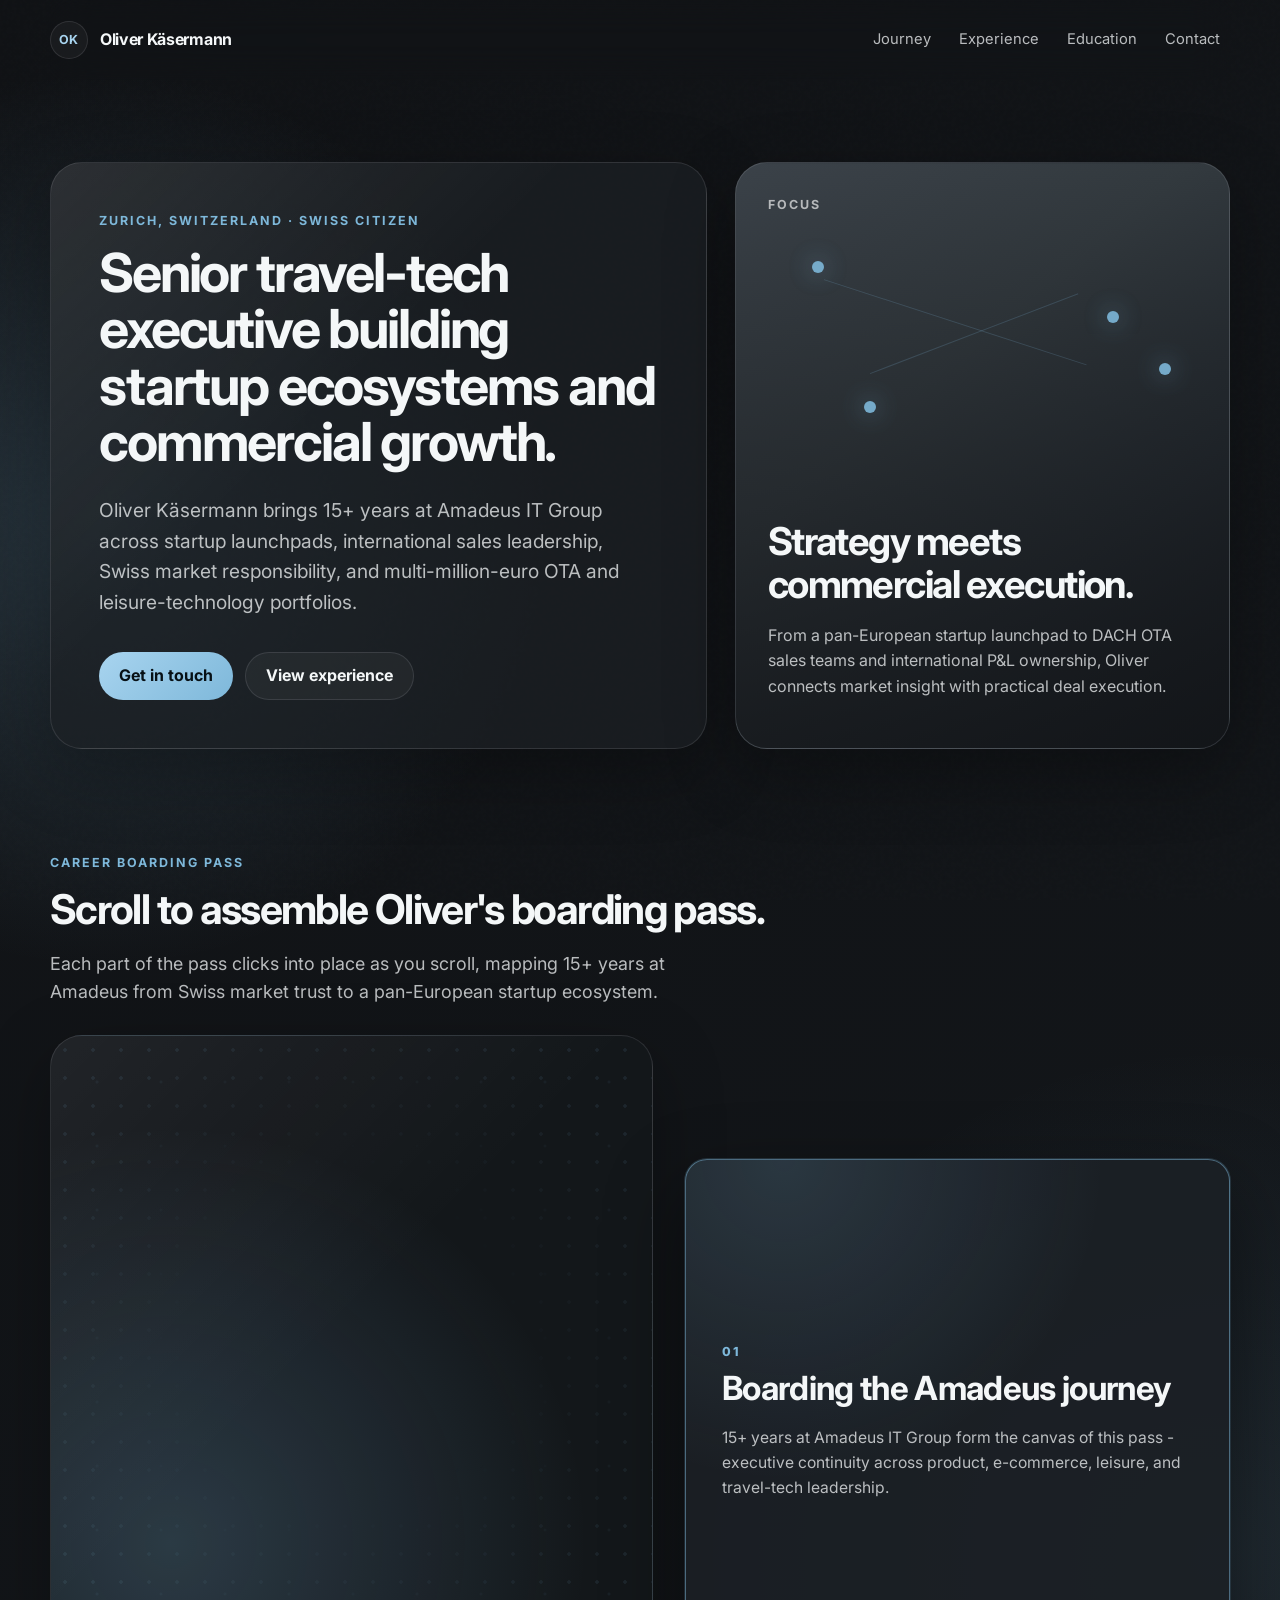
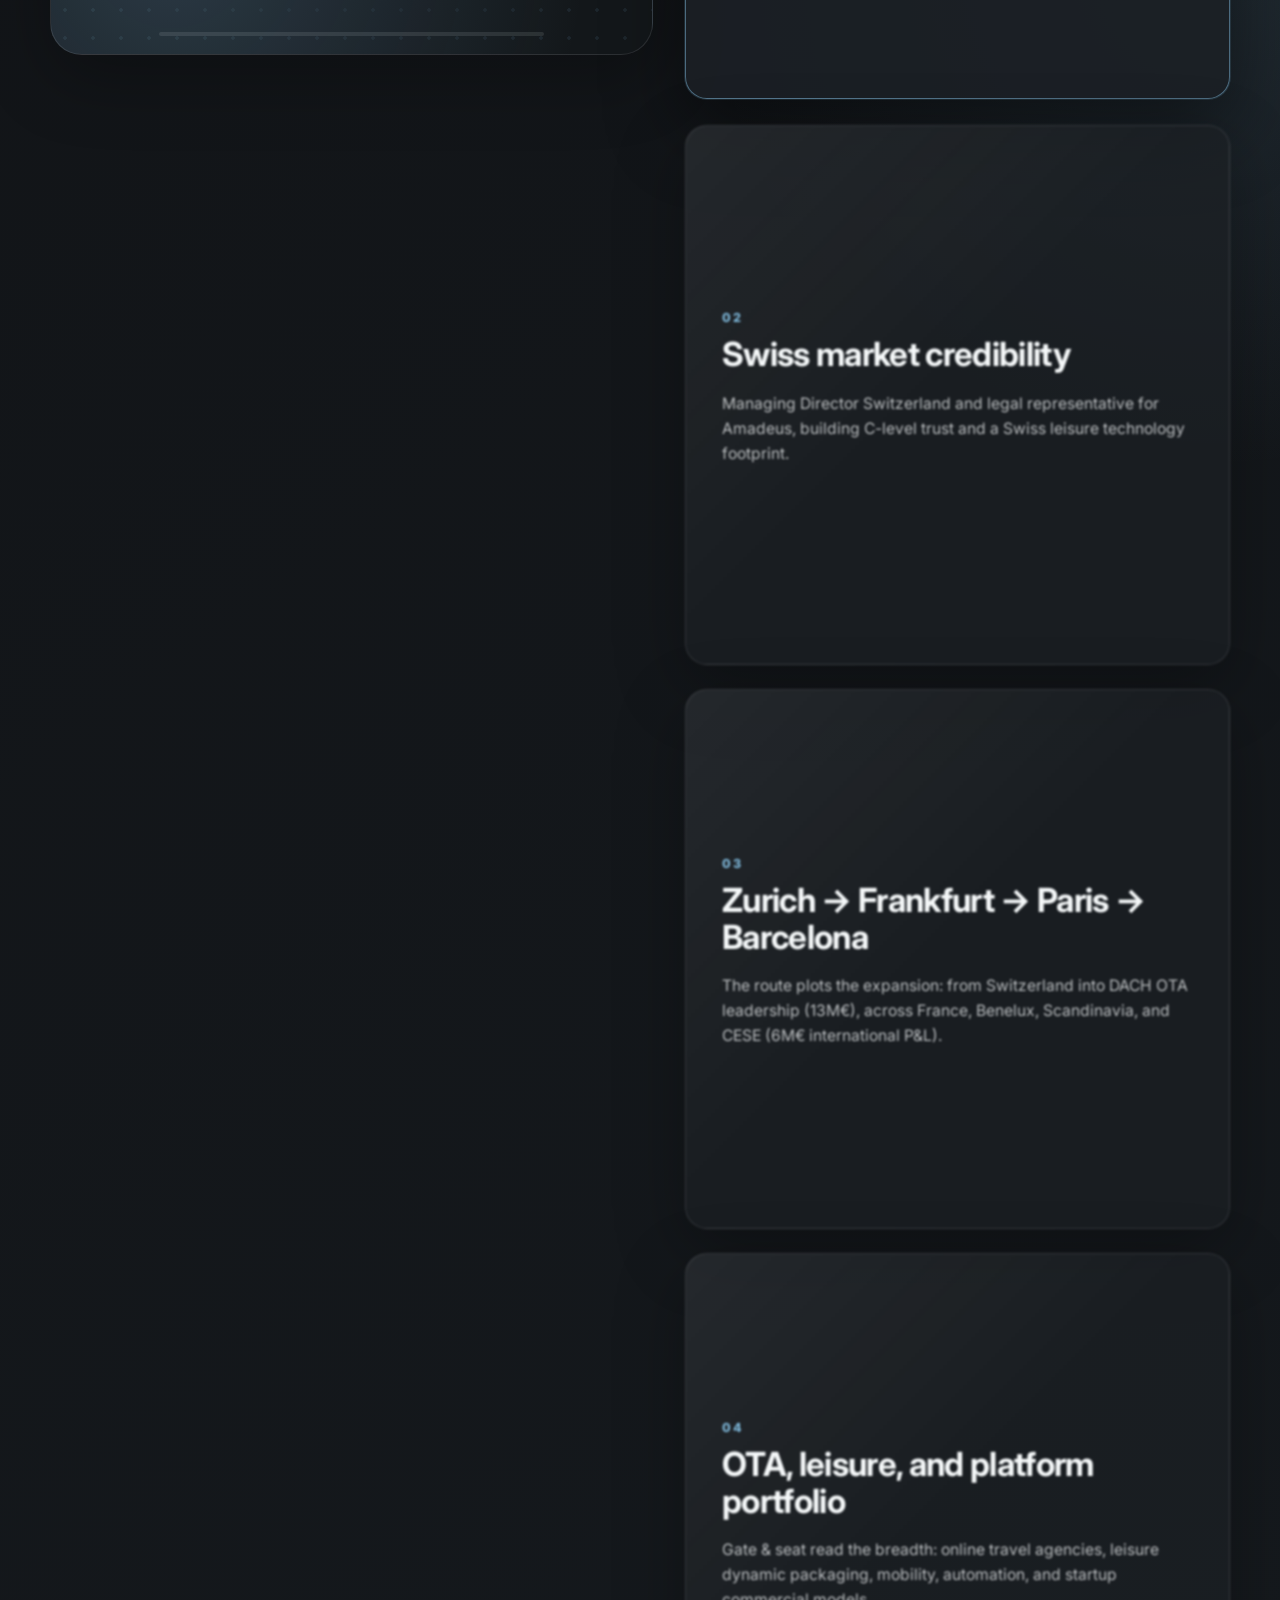
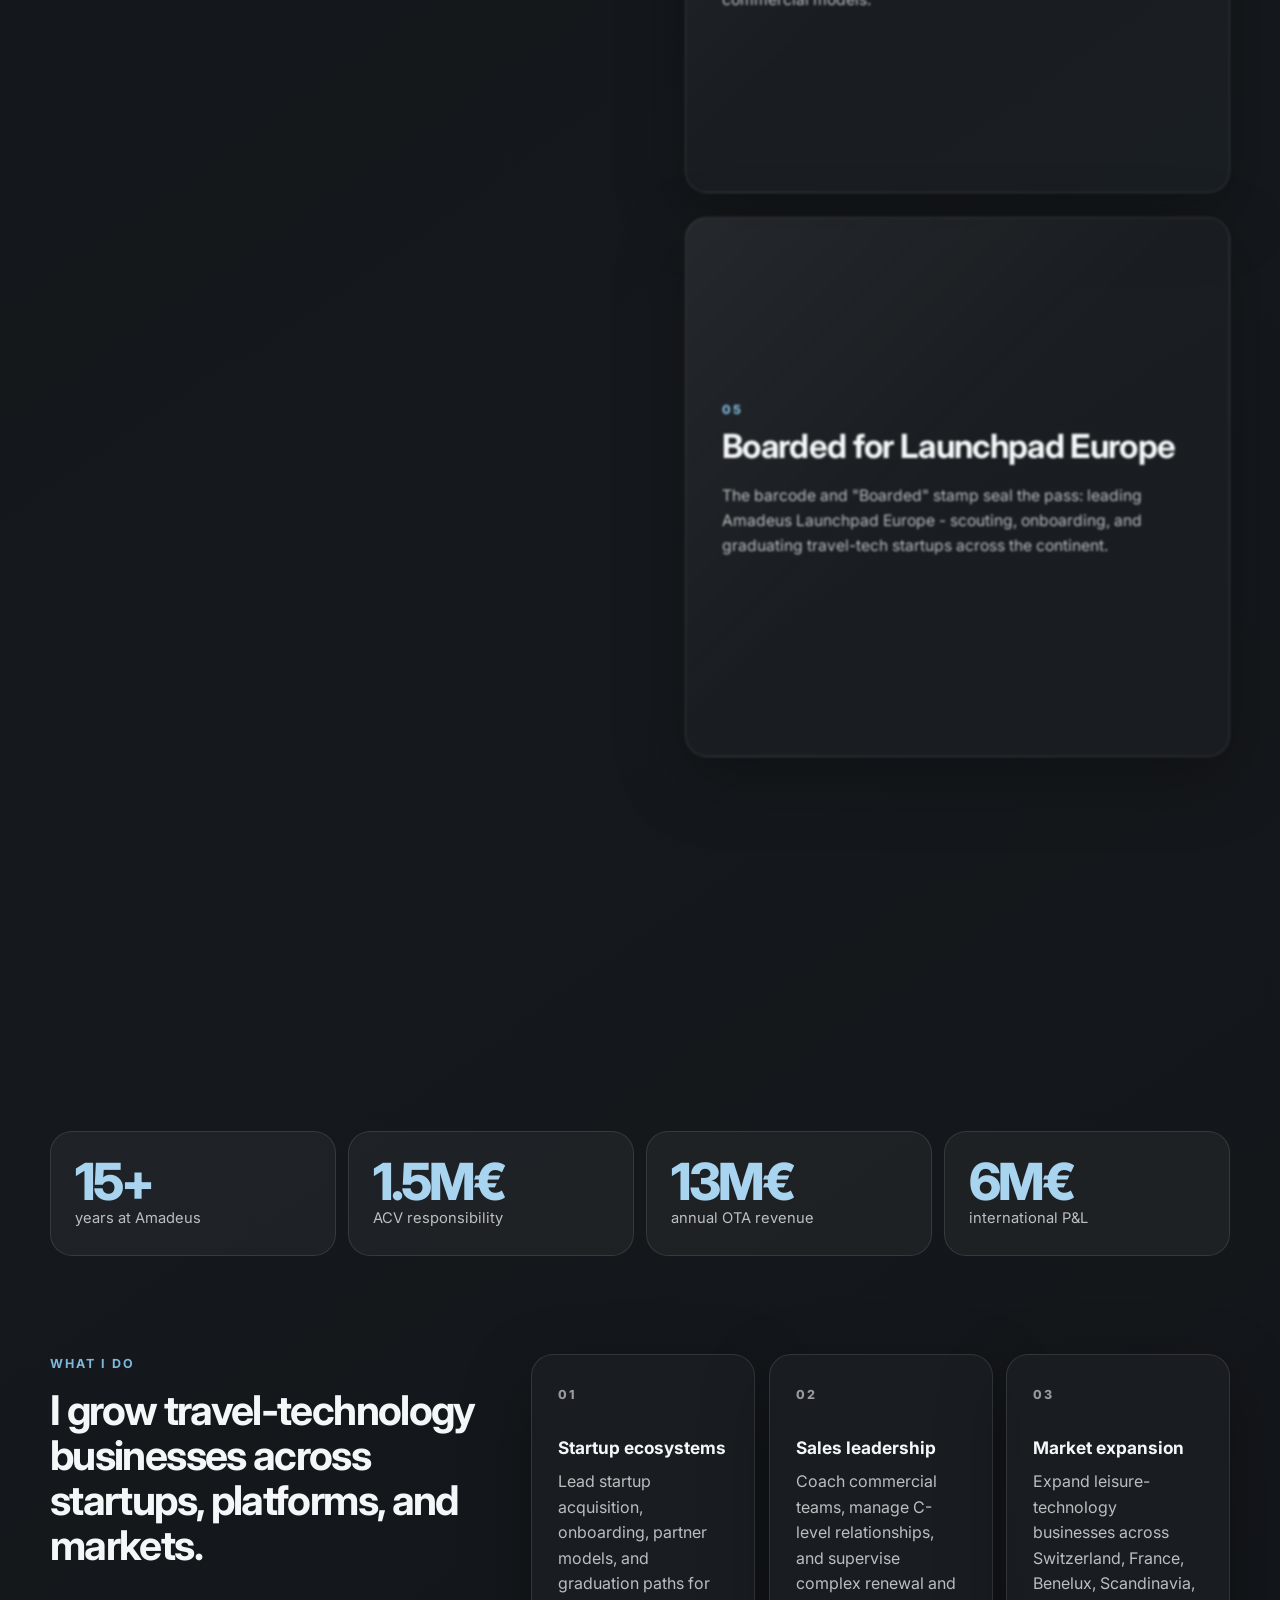
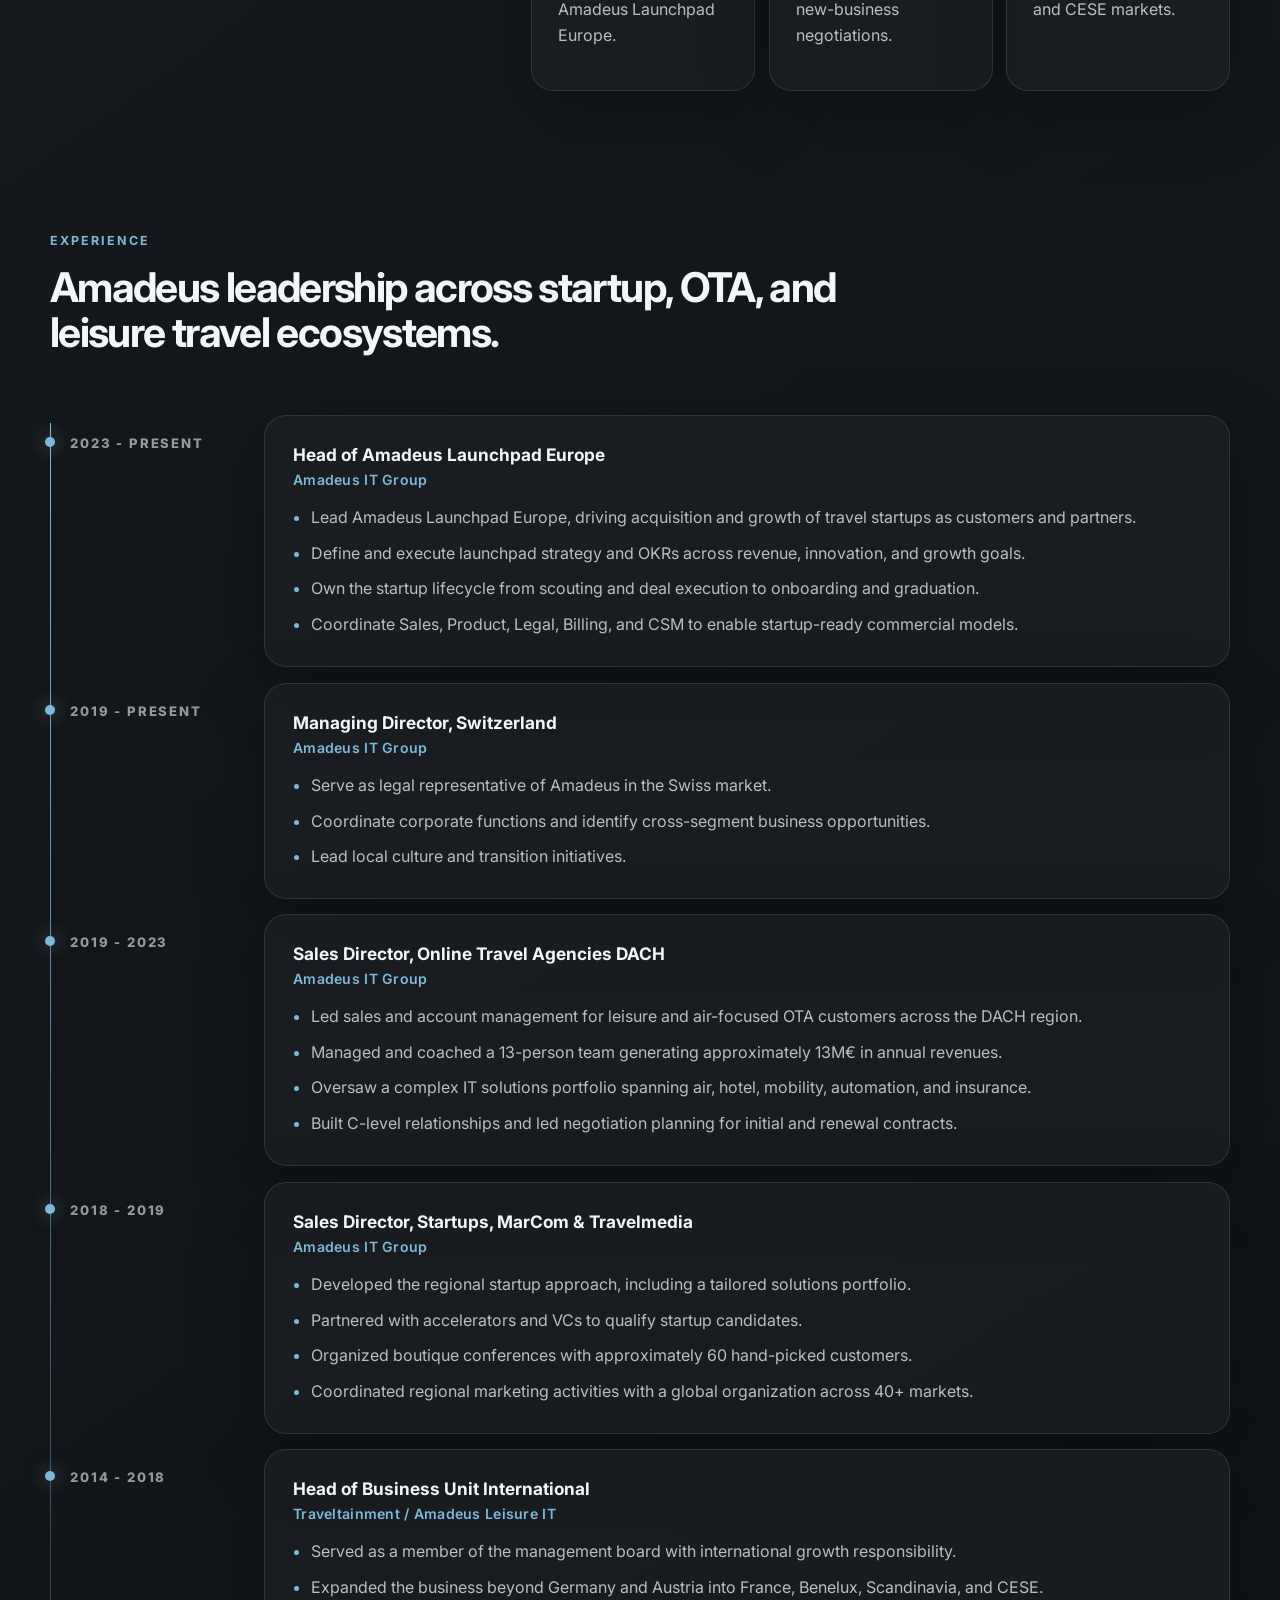
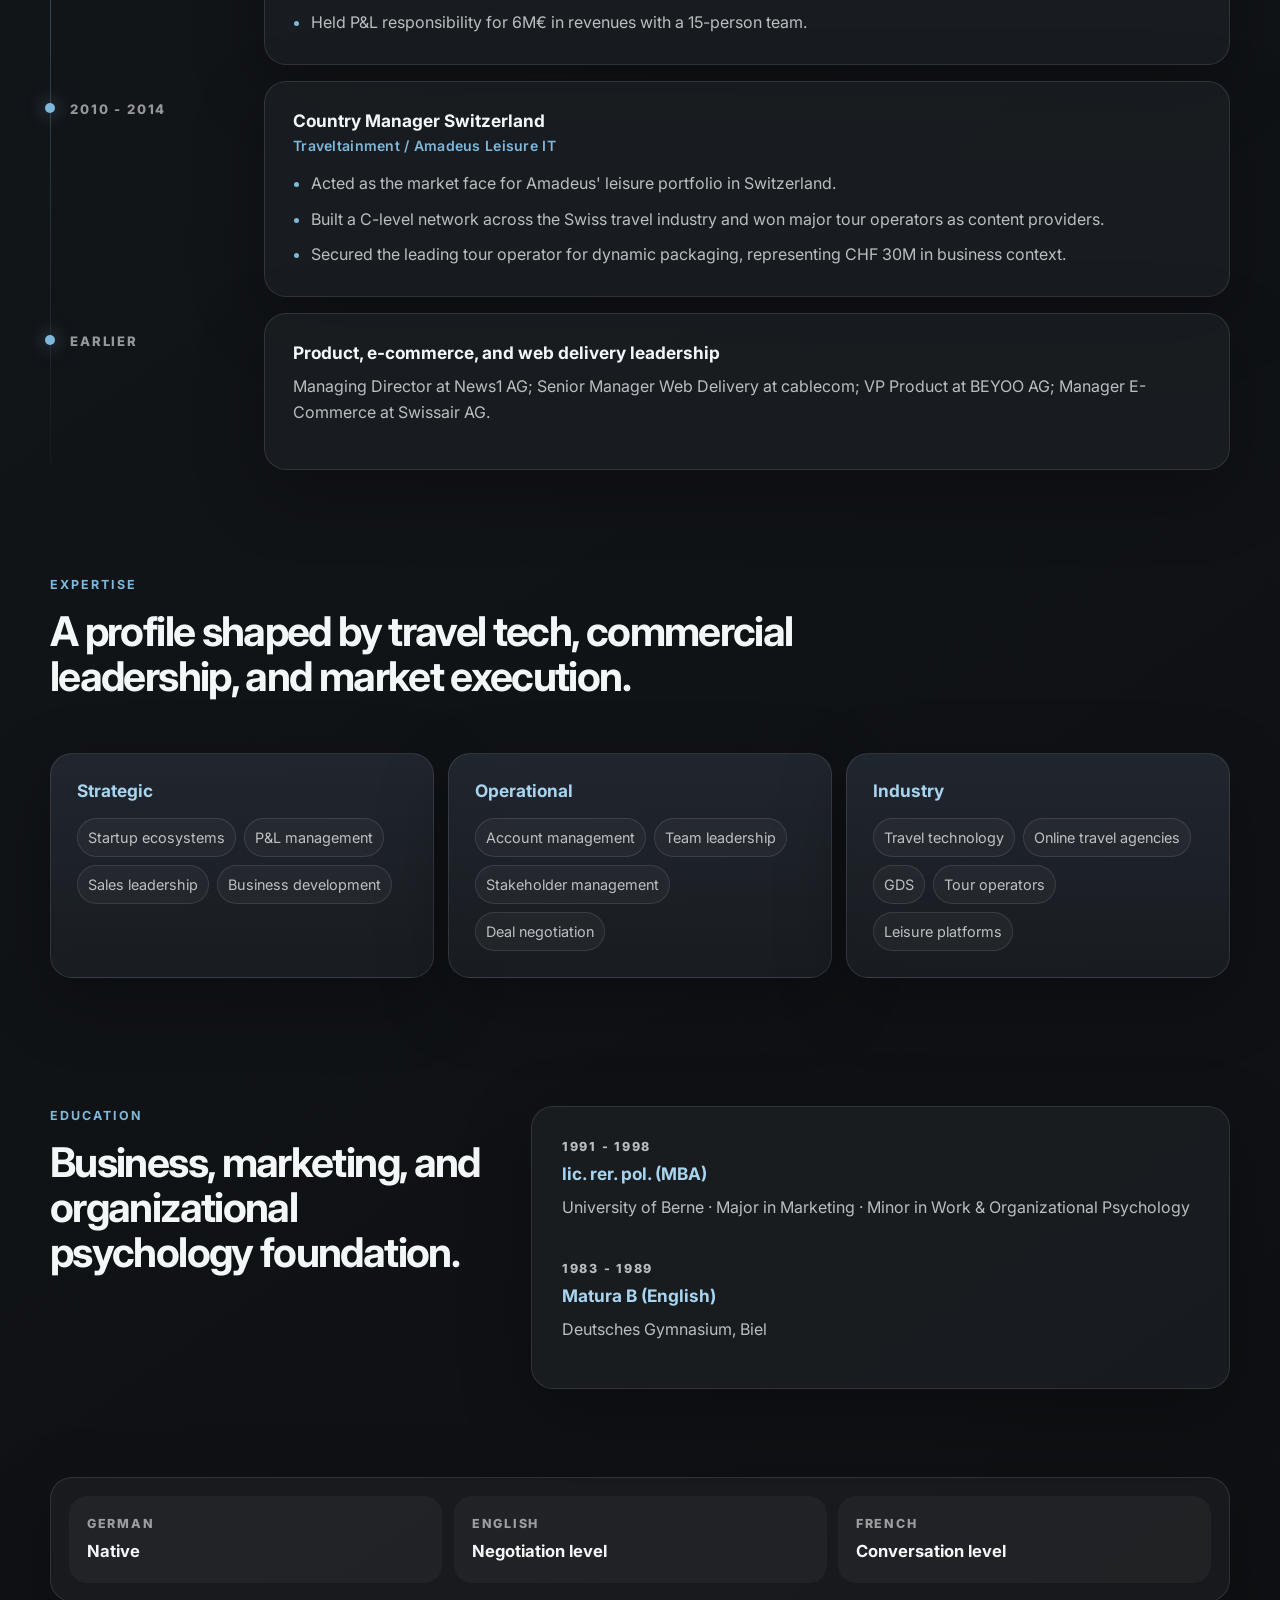
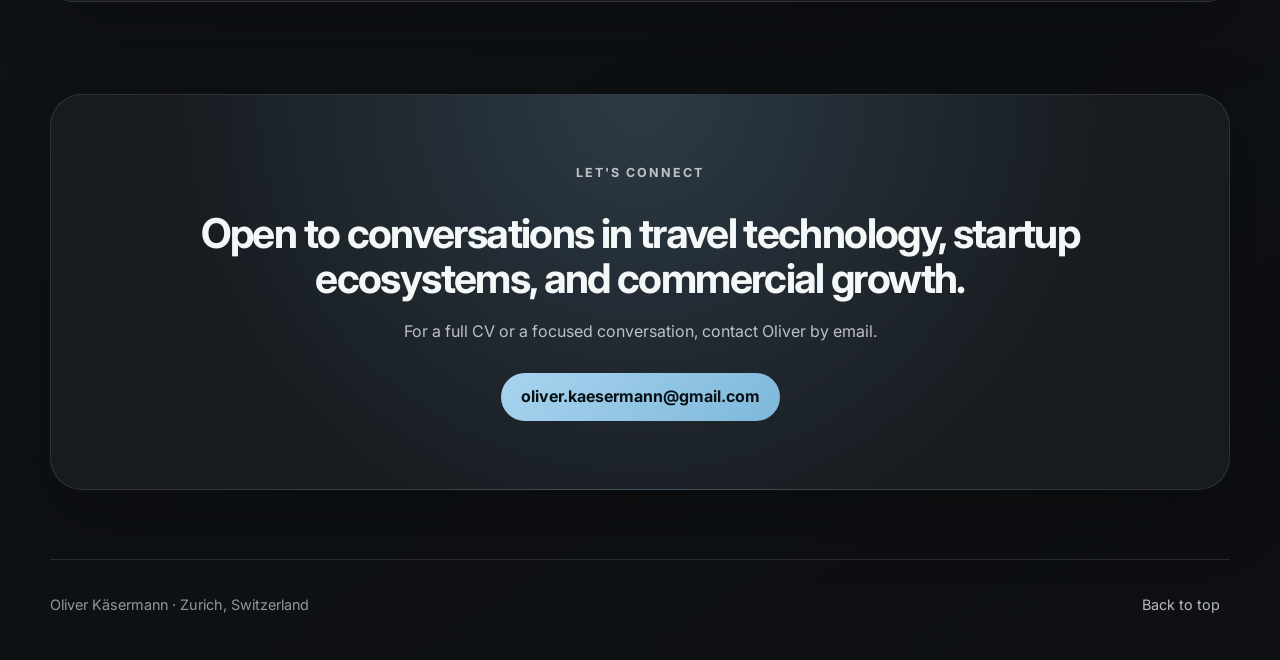
<file: index.html>
<!DOCTYPE html>
<html lang="en">
<head>
  <meta charset="UTF-8">
  <meta name="viewport" content="width=device-width, initial-scale=1.0">
  <meta name="description" content="Oliver Käsermann is a senior travel-technology executive in Zurich with 15+ years at Amadeus, focused on startup ecosystems, sales leadership, and market expansion.">
  <meta name="theme-color" content="#111316">
  <meta property="og:title" content="Oliver Käsermann | Travel-Tech Executive">
  <meta property="og:description" content="Startup ecosystems, international sales leadership, and market expansion in travel technology.">
  <meta property="og:type" content="website">
  <meta property="og:locale" content="en_GB">
  <meta property="og:site_name" content="Oliver Käsermann">
  <meta name="twitter:card" content="summary">
  <meta name="twitter:title" content="Oliver Käsermann | Travel-Tech Executive">
  <meta name="twitter:description" content="Startup ecosystems, international sales leadership, and market expansion in travel technology.">
  <title>Oliver Käsermann | Travel-Tech Executive</title>
  <link rel="icon" href="favicon.svg" type="image/svg+xml">
  <link rel="apple-touch-icon" href="favicon.svg">
  <link rel="manifest" href="site.webmanifest">
  <link rel="preconnect" href="https://fonts.googleapis.com">
  <link rel="preconnect" href="https://fonts.gstatic.com" crossorigin>
  <link href="https://fonts.googleapis.com/css2?family=Inter:wght@400;600;700;800&display=swap" rel="stylesheet">
  <link rel="stylesheet" href="styles.css">
</head>
<body>
  <a class="skip-link" href="#main-content">Skip to main content</a>
  <header class="site-header">
    <a class="brand" href="#top" aria-label="Oliver Käsermann home">
      <span class="brand-mark">OK</span>
      <span>Oliver Käsermann</span>
    </a>
    <nav class="nav-links" aria-label="Main navigation">
      <a href="#journey">Journey</a>
      <a href="#experience">Experience</a>
      <a href="#education">Education</a>
      <a href="#contact">Contact</a>
    </nav>
  </header>

  <main id="main-content">
    <section class="hero section-shell" id="top">
      <div class="hero-grid">
        <div class="hero-copy">
          <p class="eyebrow">Zurich, Switzerland · Swiss citizen</p>
          <h1>Senior travel-tech executive building startup ecosystems and commercial growth.</h1>
          <p class="hero-text">
            Oliver Käsermann brings 15+ years at Amadeus IT Group across startup launchpads,
            international sales leadership, Swiss market responsibility, and multi-million-euro
            OTA and leisure-technology portfolios.
          </p>
          <div class="hero-actions">
            <a class="button primary" href="mailto:oliver.kaesermann@gmail.com">Get in touch</a>
            <a class="button secondary" href="#experience">View experience</a>
          </div>
        </div>

        <aside class="hero-card" aria-label="Career highlights">
          <div class="constellation" aria-hidden="true">
            <span></span>
            <span></span>
            <span></span>
            <span></span>
          </div>
          <p class="card-label">Focus</p>
          <h2>Strategy meets commercial execution.</h2>
          <p>
            From a pan-European startup launchpad to DACH OTA sales teams and international
            P&amp;L ownership, Oliver connects market insight with practical deal execution.
          </p>
        </aside>
      </div>
    </section>

    <section class="boarding-build" id="journey" aria-labelledby="journey-title" data-build data-build-index="0">
      <div class="boarding-build__intro section-shell">
        <p class="eyebrow">Career boarding pass</p>
        <h2 id="journey-title">Scroll to assemble Oliver's boarding pass.</h2>
        <p class="boarding-build__lede">
          Each part of the pass clicks into place as you scroll, mapping 15+ years at Amadeus
          from Swiss market trust to a pan-European startup ecosystem.
        </p>
      </div>

      <div class="boarding-build__layout section-shell">
        <div class="boarding-build__stage" aria-hidden="true">
          <div class="boarding-pass" data-pass>
            <div class="pass-part pass-part--shell" data-pass-part="shell"></div>

            <div class="pass-part pass-part--header" data-pass-part="header">
              <span class="pass-airline">AMADEUS</span>
              <span class="pass-tag">Boarding Pass</span>
            </div>

            <div class="pass-part pass-part--passenger" data-pass-part="passenger">
              <span class="pass-label">Passenger</span>
              <strong>Oliver Käsermann</strong>
              <span class="pass-sub">Senior travel-tech executive</span>
            </div>

            <div class="pass-part pass-part--route" data-pass-part="route">
              <div class="pass-leg" data-pass-leg="0">
                <span class="pass-iata">ZRH</span>
                <span class="pass-city">Zurich</span>
              </div>
              <span class="pass-arrow" data-pass-arrow="0">→</span>
              <div class="pass-leg" data-pass-leg="1">
                <span class="pass-iata">FRA</span>
                <span class="pass-city">DACH</span>
              </div>
              <span class="pass-arrow" data-pass-arrow="1">→</span>
              <div class="pass-leg" data-pass-leg="2">
                <span class="pass-iata">CDG</span>
                <span class="pass-city">Europe</span>
              </div>
              <span class="pass-arrow" data-pass-arrow="2">→</span>
              <div class="pass-leg" data-pass-leg="3">
                <span class="pass-iata">BCN</span>
                <span class="pass-city">Launchpad</span>
              </div>
            </div>

            <div class="pass-part pass-part--details" data-pass-part="details">
              <div>
                <span class="pass-label">Gate</span>
                <strong>OTA · Leisure</strong>
              </div>
              <div>
                <span class="pass-label">Seat</span>
                <strong>Head of Launchpad</strong>
              </div>
              <div>
                <span class="pass-label">Boarding</span>
                <strong>2009 → Present</strong>
              </div>
              <div>
                <span class="pass-label">Class</span>
                <strong>Executive</strong>
              </div>
            </div>

            <div class="pass-part pass-part--stub" data-pass-part="stub">
              <span class="pass-label">PNR</span>
              <span class="pass-sub">15+ years at Amadeus</span>
            </div>

            <div class="pass-part pass-part--barcode" data-pass-part="barcode" aria-hidden="true">
              <span></span><span></span><span></span><span></span><span></span>
              <span></span><span></span><span></span><span></span><span></span>
              <span></span><span></span><span></span><span></span><span></span>
              <span></span><span></span><span></span><span></span><span></span>
            </div>

            <div class="pass-part pass-part--stamp" data-pass-part="stamp">Boarded</div>
          </div>

          <div class="boarding-build__progress" aria-hidden="true">
            <div class="boarding-build__progress-fill"></div>
          </div>
        </div>

        <ol class="boarding-build__chapters" aria-label="Career chapters">
          <li class="boarding-chapter" data-build-step="0" data-reveal>
            <span class="boarding-chapter__index">01</span>
            <h3>Boarding the Amadeus journey</h3>
            <p>15+ years at Amadeus IT Group form the canvas of this pass - executive continuity across product, e-commerce, leisure, and travel-tech leadership.</p>
          </li>
          <li class="boarding-chapter" data-build-step="1" data-reveal>
            <span class="boarding-chapter__index">02</span>
            <h3>Swiss market credibility</h3>
            <p>Managing Director Switzerland and legal representative for Amadeus, building C-level trust and a Swiss leisure technology footprint.</p>
          </li>
          <li class="boarding-chapter" data-build-step="2" data-reveal>
            <span class="boarding-chapter__index">03</span>
            <h3>Zurich → Frankfurt → Paris → Barcelona</h3>
            <p>The route plots the expansion: from Switzerland into DACH OTA leadership (13M€), across France, Benelux, Scandinavia, and CESE (6M€ international P&amp;L).</p>
          </li>
          <li class="boarding-chapter" data-build-step="3" data-reveal>
            <span class="boarding-chapter__index">04</span>
            <h3>OTA, leisure, and platform portfolio</h3>
            <p>Gate &amp; seat read the breadth: online travel agencies, leisure dynamic packaging, mobility, automation, and startup commercial models.</p>
          </li>
          <li class="boarding-chapter" data-build-step="4" data-reveal>
            <span class="boarding-chapter__index">05</span>
            <h3>Boarded for Launchpad Europe</h3>
            <p>The barcode and "Boarded" stamp seal the pass: leading Amadeus Launchpad Europe - scouting, onboarding, and graduating travel-tech startups across the continent.</p>
          </li>
        </ol>
      </div>
    </section>

    <section class="section-shell" aria-labelledby="metrics-title" data-reveal-group>
      <h2 class="visually-hidden" id="metrics-title">Key metrics</h2>
      <dl class="stats">
        <div class="stat-card" data-reveal>
          <dt data-counter data-counter-target="15" data-counter-suffix="+" data-counter-fallback="15+">0</dt>
          <dd>years at Amadeus</dd>
        </div>
        <div class="stat-card" data-reveal>
          <dt data-counter data-counter-target="1.5" data-counter-suffix="M€" data-counter-decimals="1" data-counter-fallback="1.5M€">0</dt>
          <dd>ACV responsibility</dd>
        </div>
        <div class="stat-card" data-reveal>
          <dt data-counter data-counter-target="13" data-counter-suffix="M€" data-counter-fallback="13M€">0</dt>
          <dd>annual OTA revenue</dd>
        </div>
        <div class="stat-card" data-reveal>
          <dt data-counter data-counter-target="6" data-counter-suffix="M€" data-counter-fallback="6M€">0</dt>
          <dd>international P&amp;L</dd>
        </div>
      </dl>
    </section>

    <section class="section-shell intro-grid" aria-labelledby="what-i-do">
      <div>
        <p class="eyebrow">What I do</p>
        <h2 id="what-i-do">I grow travel-technology businesses across startups, platforms, and markets.</h2>
      </div>
      <div class="feature-grid">
        <article class="feature-card" data-reveal>
          <span>01</span>
          <h3>Startup ecosystems</h3>
          <p>Lead startup acquisition, onboarding, partner models, and graduation paths for Amadeus Launchpad Europe.</p>
        </article>
        <article class="feature-card" data-reveal>
          <span>02</span>
          <h3>Sales leadership</h3>
          <p>Coach commercial teams, manage C-level relationships, and supervise complex renewal and new-business negotiations.</p>
        </article>
        <article class="feature-card" data-reveal>
          <span>03</span>
          <h3>Market expansion</h3>
          <p>Expand leisure-technology businesses across Switzerland, France, Benelux, Scandinavia, and CESE markets.</p>
        </article>
      </div>
    </section>

    <section class="section-shell" id="experience" aria-labelledby="experience-title">
      <div class="section-heading">
        <p class="eyebrow">Experience</p>
        <h2 id="experience-title">Amadeus leadership across startup, OTA, and leisure travel ecosystems.</h2>
      </div>

      <div class="timeline">
        <article class="timeline-item" data-reveal>
          <div class="timeline-date">2023 - Present</div>
          <div class="timeline-content">
            <h3>Head of Amadeus Launchpad Europe <span>Amadeus IT Group</span></h3>
            <ul>
              <li>Lead Amadeus Launchpad Europe, driving acquisition and growth of travel startups as customers and partners.</li>
              <li>Define and execute launchpad strategy and OKRs across revenue, innovation, and growth goals.</li>
              <li>Own the startup lifecycle from scouting and deal execution to onboarding and graduation.</li>
              <li>Coordinate Sales, Product, Legal, Billing, and CSM to enable startup-ready commercial models.</li>
            </ul>
          </div>
        </article>

        <article class="timeline-item" data-reveal>
          <div class="timeline-date">2019 - Present</div>
          <div class="timeline-content">
            <h3>Managing Director, Switzerland <span>Amadeus IT Group</span></h3>
            <ul>
              <li>Serve as legal representative of Amadeus in the Swiss market.</li>
              <li>Coordinate corporate functions and identify cross-segment business opportunities.</li>
              <li>Lead local culture and transition initiatives.</li>
            </ul>
          </div>
        </article>

        <article class="timeline-item" data-reveal>
          <div class="timeline-date">2019 - 2023</div>
          <div class="timeline-content">
            <h3>Sales Director, Online Travel Agencies DACH <span>Amadeus IT Group</span></h3>
            <ul>
              <li>Led sales and account management for leisure and air-focused OTA customers across the DACH region.</li>
              <li>Managed and coached a 13-person team generating approximately 13M€ in annual revenues.</li>
              <li>Oversaw a complex IT solutions portfolio spanning air, hotel, mobility, automation, and insurance.</li>
              <li>Built C-level relationships and led negotiation planning for initial and renewal contracts.</li>
            </ul>
          </div>
        </article>

        <article class="timeline-item" data-reveal>
          <div class="timeline-date">2018 - 2019</div>
          <div class="timeline-content">
            <h3>Sales Director, Startups, MarCom &amp; Travelmedia <span>Amadeus IT Group</span></h3>
            <ul>
              <li>Developed the regional startup approach, including a tailored solutions portfolio.</li>
              <li>Partnered with accelerators and VCs to qualify startup candidates.</li>
              <li>Organized boutique conferences with approximately 60 hand-picked customers.</li>
              <li>Coordinated regional marketing activities with a global organization across 40+ markets.</li>
            </ul>
          </div>
        </article>

        <article class="timeline-item" data-reveal>
          <div class="timeline-date">2014 - 2018</div>
          <div class="timeline-content">
            <h3>Head of Business Unit International <span>Traveltainment / Amadeus Leisure IT</span></h3>
            <ul>
              <li>Served as a member of the management board with international growth responsibility.</li>
              <li>Expanded the business beyond Germany and Austria into France, Benelux, Scandinavia, and CESE.</li>
              <li>Held P&amp;L responsibility for 6M€ in revenues with a 15-person team.</li>
            </ul>
          </div>
        </article>

        <article class="timeline-item" data-reveal>
          <div class="timeline-date">2010 - 2014</div>
          <div class="timeline-content">
            <h3>Country Manager Switzerland <span>Traveltainment / Amadeus Leisure IT</span></h3>
            <ul>
              <li>Acted as the market face for Amadeus' leisure portfolio in Switzerland.</li>
              <li>Built a C-level network across the Swiss travel industry and won major tour operators as content providers.</li>
              <li>Secured the leading tour operator for dynamic packaging, representing CHF 30M in business context.</li>
            </ul>
          </div>
        </article>

        <article class="timeline-item compact" data-reveal>
          <div class="timeline-date">Earlier</div>
          <div class="timeline-content">
            <h3>Product, e-commerce, and web delivery leadership</h3>
            <p>
              Managing Director at News1 AG; Senior Manager Web Delivery at cablecom;
              VP Product at BEYOO AG; Manager E-Commerce at Swissair AG.
            </p>
          </div>
        </article>
      </div>
    </section>

    <section class="section-shell expertise" id="expertise" aria-labelledby="expertise-title">
      <div class="section-heading">
        <p class="eyebrow">Expertise</p>
        <h2 id="expertise-title">A profile shaped by travel tech, commercial leadership, and market execution.</h2>
      </div>
      <div class="expertise-grid">
        <article data-reveal>
          <h3>Strategic</h3>
          <ul class="tag-list">
            <li>Startup ecosystems</li>
            <li>P&amp;L management</li>
            <li>Sales leadership</li>
            <li>Business development</li>
          </ul>
        </article>
        <article data-reveal>
          <h3>Operational</h3>
          <ul class="tag-list">
            <li>Account management</li>
            <li>Team leadership</li>
            <li>Stakeholder management</li>
            <li>Deal negotiation</li>
          </ul>
        </article>
        <article data-reveal>
          <h3>Industry</h3>
          <ul class="tag-list">
            <li>Travel technology</li>
            <li>Online travel agencies</li>
            <li>GDS</li>
            <li>Tour operators</li>
            <li>Leisure platforms</li>
          </ul>
        </article>
      </div>
    </section>

    <section class="section-shell split-section" id="education" aria-labelledby="education-title">
      <div>
        <p class="eyebrow">Education</p>
        <h2 id="education-title">Business, marketing, and organizational psychology foundation.</h2>
      </div>
      <div class="info-panel">
        <article data-reveal>
          <p class="date">1991 - 1998</p>
          <h3>lic. rer. pol. (MBA)</h3>
          <p>University of Berne · Major in Marketing · Minor in Work &amp; Organizational Psychology</p>
        </article>
        <article data-reveal>
          <p class="date">1983 - 1989</p>
          <h3>Matura B (English)</h3>
          <p>Deutsches Gymnasium, Biel</p>
        </article>
      </div>
    </section>

    <ul class="section-shell language-band" aria-label="Languages">
      <li data-reveal>
        <span>German</span>
        <strong>Native</strong>
      </li>
      <li data-reveal>
        <span>English</span>
        <strong>Negotiation level</strong>
      </li>
      <li data-reveal>
        <span>French</span>
        <strong>Conversation level</strong>
      </li>
    </ul>

    <section class="section-shell contact" id="contact" aria-labelledby="contact-title" data-reveal>
      <p class="eyebrow">Let's connect</p>
      <h2 id="contact-title">Open to conversations in travel technology, startup ecosystems, and commercial growth.</h2>
      <p>
        For a full CV or a focused conversation, contact Oliver by email.
      </p>
      <a class="button primary contact-email" href="mailto:oliver.kaesermann@gmail.com">oliver.kaesermann@gmail.com</a>
    </section>
  </main>

  <footer class="site-footer">
    <p>Oliver Käsermann · Zurich, Switzerland</p>
    <a href="#top">Back to top</a>
  </footer>

  <script src="script.js"></script>
</body>
</html>
</file>
<file: styles.css>
:root {
  --bg: #111316;
  --bg-soft: #171a1e;
  --card: #1c2025;
  --card-strong: #232932;
  --text: #f4f7f8;
  --muted: rgba(244, 247, 248, 0.74);
  --faint: rgba(244, 247, 248, 0.58);
  --line: rgba(244, 247, 248, 0.11);
  --accent: #7eb8da;
  --accent-strong: #a8d4ef;
  --shadow: 0 22px 70px rgba(0, 0, 0, 0.28);
  --radius-lg: 32px;
  --radius-md: 22px;
  --max-width: 1180px;
  --page-gutter: 20px;
}

* {
  box-sizing: border-box;
}

html {
  scroll-behavior: smooth;
}

[id] {
  scroll-margin-top: 96px;
}

body {
  margin: 0;
  color: var(--text);
  background:
    radial-gradient(circle at 8% 6%, rgba(126, 184, 218, 0.2), transparent 28rem),
    radial-gradient(circle at 95% 18%, rgba(126, 184, 218, 0.12), transparent 32rem),
    linear-gradient(145deg, #101215 0%, #15191d 44%, #0d0f12 100%);
  font-family: Inter, "Helvetica Neue", Helvetica, Arial, sans-serif;
  font-size: 16px;
  line-height: 1.6;
  min-height: 100vh;
}

body::before {
  content: "";
  position: fixed;
  inset: 0;
  pointer-events: none;
  background-image: url("data:image/svg+xml,%3Csvg viewBox='0 0 256 256' xmlns='http://www.w3.org/2000/svg'%3E%3Cfilter id='noise'%3E%3CfeTurbulence type='fractalNoise' baseFrequency='0.8' numOctaves='4' stitchTiles='stitch'/%3E%3C/filter%3E%3Crect width='100%25' height='100%25' filter='url(%23noise)' opacity='0.18'/%3E%3C/svg%3E");
  opacity: 0.08;
  z-index: -1;
}

a {
  color: inherit;
  text-decoration: none;
}

a:focus-visible,
.button:focus-visible {
  outline: 2px solid var(--accent-strong);
  outline-offset: 4px;
}

.skip-link {
  position: fixed;
  top: 14px;
  left: 14px;
  z-index: 100;
  padding: 10px 14px;
  border-radius: 999px;
  color: #071015;
  font-weight: 800;
  background: var(--accent-strong);
  transform: translateY(-160%);
  transition: transform 180ms ease;
}

[data-reveal] {
  opacity: 0;
  transform: translate3d(0, 28px, 0);
  transition: opacity 620ms cubic-bezier(0.22, 1, 0.36, 1),
    transform 620ms cubic-bezier(0.22, 1, 0.36, 1);
  will-change: opacity, transform;
}

[data-reveal].is-visible {
  opacity: 1;
  transform: translate3d(0, 0, 0);
}

[data-reveal-group] [data-reveal] {
  transition-delay: calc(var(--reveal-index, 0) * 80ms);
}

.skip-link:focus {
  transform: translateY(0);
}

.visually-hidden {
  position: absolute;
  width: 1px;
  height: 1px;
  margin: -1px;
  overflow: hidden;
  clip: rect(0 0 0 0);
  white-space: nowrap;
  border: 0;
}

.site-header {
  position: sticky;
  top: 0;
  z-index: 20;
  display: flex;
  align-items: center;
  justify-content: space-between;
  gap: 24px;
  width: min(var(--max-width), calc(100% - (var(--page-gutter) * 2)));
  margin: 0 auto;
  padding: 18px 0;
  backdrop-filter: blur(18px);
  transition: background 180ms ease, border-color 180ms ease;
}

.site-header.is-scrolled {
  background: rgba(17, 19, 22, 0.72);
  border-bottom: 1px solid var(--line);
}

.brand,
.nav-links {
  display: flex;
  align-items: center;
}

.brand {
  gap: 12px;
  font-weight: 700;
  letter-spacing: -0.02em;
}

.brand-mark {
  display: grid;
  width: 38px;
  height: 38px;
  place-items: center;
  border: 1px solid var(--line);
  border-radius: 50%;
  color: var(--accent-strong);
  font-size: 0.78rem;
  letter-spacing: 0.08em;
  background: rgba(255, 255, 255, 0.04);
}

.nav-links {
  gap: 8px;
  color: var(--muted);
  font-size: 0.92rem;
}

.nav-links a {
  display: inline-flex;
  align-items: center;
  min-height: 44px;
  padding: 0 10px;
  border-radius: 999px;
  transition: color 180ms ease;
}

.nav-links a:hover,
.nav-links a:focus-visible,
.site-footer a:hover,
.site-footer a:focus-visible {
  color: var(--accent-strong);
}

.section-shell {
  width: min(var(--max-width), calc(100% - (var(--page-gutter) * 2)));
  margin: 0 auto;
}

.hero {
  padding: 82px 0 48px;
}

.hero-grid {
  display: grid;
  grid-template-columns: minmax(0, 1.14fr) minmax(340px, 0.86fr);
  gap: 28px;
  align-items: stretch;
}

.hero-copy,
.hero-card,
.feature-card,
.timeline-content,
.expertise-grid article,
.info-panel,
.language-band,
.contact {
  border: 1px solid var(--line);
  box-shadow: var(--shadow);
}

.hero-copy {
  padding: clamp(28px, 4vw, 48px);
  border-radius: var(--radius-lg);
  background:
    linear-gradient(135deg, rgba(255, 255, 255, 0.08), transparent 42%),
    rgba(28, 32, 37, 0.72);
}

.eyebrow {
  margin: 0 0 14px;
  color: var(--accent);
  font-size: 0.78rem;
  font-weight: 700;
  letter-spacing: 0.16em;
  text-transform: uppercase;
}

h1,
h2,
h3,
p {
  margin-top: 0;
}

h1 {
  max-width: 850px;
  margin-bottom: 24px;
  font-size: clamp(2.4rem, 4.2vw, 3.8rem);
  line-height: 1.05;
  letter-spacing: -0.04em;
}

h2 {
  margin-bottom: 18px;
  font-size: clamp(1.7rem, 3.2vw, 3rem);
  line-height: 1.1;
  letter-spacing: -0.04em;
}

h3 {
  margin-bottom: 10px;
  font-size: 1.08rem;
  line-height: 1.28;
}

.hero-text {
  max-width: 690px;
  color: var(--muted);
  font-size: clamp(1.04rem, 1.5vw, 1.28rem);
}

.hero-actions {
  display: flex;
  flex-wrap: wrap;
  gap: 12px;
  margin-top: 34px;
}

.button {
  display: inline-flex;
  align-items: center;
  justify-content: center;
  min-height: 48px;
  padding: 0 20px;
  border-radius: 999px;
  font-weight: 700;
  transition: transform 180ms ease, border-color 180ms ease, background 180ms ease;
}

.button:hover,
.button:focus-visible {
  transform: translateY(-2px);
}

.button.primary {
  color: #071015;
  background: linear-gradient(135deg, var(--accent-strong), var(--accent));
}

.button.secondary {
  color: var(--text);
  border: 1px solid var(--line);
  background: rgba(255, 255, 255, 0.04);
}

.hero-card {
  position: relative;
  display: flex;
  flex-direction: column;
  justify-content: flex-end;
  gap: 18px;
  overflow: hidden;
  min-height: 480px;
  padding: 32px;
  border-radius: var(--radius-lg);
  background:
    linear-gradient(140deg, #3b4249 0%, #333a3f 38%, #252b31 70%, #171b20 100%);
}

.hero-card::after {
  content: "";
  position: absolute;
  inset: 0;
  background: linear-gradient(180deg, transparent 0%, rgba(17, 19, 22, 0.72) 100%);
}

.hero-card > * {
  position: relative;
  z-index: 2;
}

.hero-card h2 {
  max-width: 440px;
  margin: auto 0 0;
  font-size: clamp(1.8rem, 3vw, 2.6rem);
}

.hero-card p:not(.card-label) {
  max-width: 420px;
  color: var(--muted);
}

.card-label {
  color: rgba(255, 255, 255, 0.64);
  font-size: 0.78rem;
  font-weight: 700;
  letter-spacing: 0.16em;
  text-transform: uppercase;
}

.constellation {
  position: absolute;
  inset: 24px;
  z-index: 1;
  opacity: 0.9;
}

.constellation::before,
.constellation::after {
  content: "";
  position: absolute;
  background: rgba(126, 184, 218, 0.22);
  transform-origin: left center;
}

.constellation::before {
  top: 92px;
  left: 64px;
  width: 62%;
  height: 1px;
  transform: rotate(18deg);
}

.constellation::after {
  top: 186px;
  left: 110px;
  width: 50%;
  height: 1px;
  transform: rotate(-21deg);
}

.constellation span {
  position: absolute;
  width: 12px;
  height: 12px;
  border-radius: 50%;
  background: var(--accent);
  box-shadow: 0 0 24px rgba(126, 184, 218, 0.72);
}

.constellation span:nth-child(1) {
  top: 74px;
  left: 52px;
}

.constellation span:nth-child(2) {
  top: 124px;
  right: 86px;
}

.constellation span:nth-child(3) {
  top: 214px;
  left: 104px;
}

.constellation span:nth-child(4) {
  top: 176px;
  right: 34px;
}

.boarding-build {
  --build-progress: 0;
  --shell-p: 0;
  --header-p: 0;
  --passenger-p: 0;
  --route-p: 0;
  --details-p: 0;
  --stub-p: 0;
  --barcode-p: 0;
  --stamp-p: 0;
  position: relative;
  padding: 56px 0 80px;
}

.boarding-build__intro {
  margin-bottom: 28px;
}

.boarding-build__intro h2 {
  max-width: 720px;
}

.boarding-build__lede {
  max-width: 640px;
  color: var(--muted);
  font-size: clamp(1rem, 1.4vw, 1.18rem);
}

.boarding-build__layout {
  display: grid;
  grid-template-columns: minmax(360px, 1.05fr) minmax(320px, 0.95fr);
  gap: 32px;
  align-items: start;
}

.boarding-build__stage {
  position: sticky;
  top: 96px;
  display: grid;
  align-content: center;
  justify-items: center;
  min-height: min(620px, calc(100vh - 140px));
  padding: clamp(24px, 3vw, 44px);
  border: 1px solid var(--line);
  border-radius: var(--radius-lg);
  background:
    radial-gradient(circle at calc(20% + var(--build-progress) * 60%) calc(82% - var(--build-progress) * 64%), rgba(126, 184, 218, 0.22), transparent 26rem),
    linear-gradient(135deg, rgba(255, 255, 255, 0.06), transparent 48%),
    rgba(20, 24, 28, 0.85);
  box-shadow: var(--shadow);
  overflow: hidden;
}

.boarding-build__stage::before,
.boarding-build__stage::after {
  content: "";
  position: absolute;
  pointer-events: none;
  background-image:
    radial-gradient(circle, rgba(126, 184, 218, 0.18) 0 1.5px, transparent 2px),
    radial-gradient(circle, rgba(126, 184, 218, 0.12) 0 1px, transparent 2px);
  background-size: 28px 28px, 64px 64px;
  background-position: 0 0, 14px 14px;
  opacity: calc(0.55 - var(--build-progress) * 0.4);
  transition: opacity 240ms ease-out;
}

.boarding-build__stage::before {
  inset: 0;
  mask-image: radial-gradient(circle at center, transparent 36%, black 80%);
}

.boarding-build__stage::after {
  inset: -10%;
  filter: blur(8px);
  opacity: calc(0.35 - var(--build-progress) * 0.3);
}

.boarding-pass {
  --pass-w: clamp(280px, 38vw, 540px);
  position: relative;
  width: var(--pass-w);
  aspect-ratio: 1.62 / 1;
  z-index: 1;
}

.pass-part {
  position: absolute;
  display: grid;
  align-content: center;
  color: #0c1116;
  font-family: Inter, "Helvetica Neue", Helvetica, Arial, sans-serif;
  letter-spacing: -0.01em;
  opacity: var(--p, 0);
  transform: translate3d(var(--from-x, 0), var(--from-y, 0), 0)
    rotate(calc(var(--from-rot, 0deg) * (1 - var(--p, 0))))
    scale(calc(0.86 + var(--p, 0) * 0.14));
  transition: opacity 480ms cubic-bezier(0.22, 1, 0.36, 1),
    transform 620ms cubic-bezier(0.22, 1, 0.36, 1);
  will-change: transform, opacity;
}

.pass-part--shell {
  --p: var(--shell-p);
  --from-y: calc(40px - var(--shell-p) * 40px);
  inset: 0;
  border-radius: 22px;
  background:
    linear-gradient(135deg, #f4f7f8 0%, #e7edf2 60%, #d6dfe7 100%);
  box-shadow:
    0 30px 80px rgba(0, 0, 0, 0.55),
    inset 0 0 0 1px rgba(255, 255, 255, 0.6),
    inset 0 -2px 0 rgba(12, 17, 22, 0.06);
}

.pass-part--shell::after {
  content: "";
  position: absolute;
  top: 12%;
  bottom: 12%;
  right: 27%;
  width: 1px;
  border-left: 2px dashed rgba(12, 17, 22, 0.18);
}

.pass-part--header {
  --p: var(--header-p);
  --from-x: calc(-60px + var(--header-p) * 60px);
  top: 8%;
  left: 6%;
  right: 30%;
  height: 18%;
  display: flex;
  align-items: center;
  justify-content: space-between;
  padding: 0 4px;
}

.pass-airline {
  font-size: clamp(0.85rem, 1.4vw, 1.3rem);
  font-weight: 800;
  letter-spacing: 0.16em;
  color: #0c1116;
}

.pass-tag {
  flex-shrink: 0;
  padding: 4px 10px;
  border-radius: 999px;
  background: #0c1116;
  color: #f4f7f8;
  font-size: clamp(0.5rem, 0.8vw, 0.7rem);
  font-weight: 700;
  letter-spacing: 0.16em;
  text-transform: uppercase;
  white-space: nowrap;
}

.pass-part--passenger {
  --p: var(--passenger-p);
  --from-y: calc(50px - var(--passenger-p) * 50px);
  top: 28%;
  left: 6%;
  right: 30%;
  height: 22%;
  gap: 4px;
}

.pass-label {
  color: rgba(12, 17, 22, 0.55);
  font-size: clamp(0.55rem, 0.9vw, 0.72rem);
  font-weight: 700;
  letter-spacing: 0.18em;
  text-transform: uppercase;
}

.pass-part--passenger strong {
  font-size: clamp(1.05rem, 1.9vw, 1.8rem);
  line-height: 1.05;
  letter-spacing: -0.02em;
  color: #0c1116;
}

.pass-sub {
  color: rgba(12, 17, 22, 0.62);
  font-size: clamp(0.62rem, 1vw, 0.85rem);
  font-weight: 600;
}

.pass-part--route {
  --p: var(--route-p);
  --from-x: calc(80px - var(--route-p) * 80px);
  top: 53%;
  left: 6%;
  right: 30%;
  height: 18%;
  display: flex;
  align-items: center;
  justify-content: space-between;
  gap: 4px;
}

.pass-leg {
  display: grid;
  gap: 2px;
  text-align: center;
  opacity: calc(0.15 + var(--leg-p, 0) * 0.85);
  transform: translateY(calc(8px - var(--leg-p, 0) * 8px));
  transition: opacity 320ms ease-out, transform 320ms cubic-bezier(0.22, 1, 0.36, 1);
}

.pass-leg[data-pass-leg="0"] { --leg-p: var(--leg0-p, 0); }
.pass-leg[data-pass-leg="1"] { --leg-p: var(--leg1-p, 0); }
.pass-leg[data-pass-leg="2"] { --leg-p: var(--leg2-p, 0); }
.pass-leg[data-pass-leg="3"] { --leg-p: var(--leg3-p, 0); }

.pass-iata {
  font-size: clamp(0.95rem, 1.8vw, 1.55rem);
  font-weight: 800;
  letter-spacing: 0.04em;
  color: #0c1116;
}

.pass-city {
  color: rgba(12, 17, 22, 0.55);
  font-size: clamp(0.55rem, 0.85vw, 0.7rem);
  font-weight: 700;
  letter-spacing: 0.16em;
  text-transform: uppercase;
}

.pass-arrow {
  color: rgba(12, 17, 22, 0.5);
  font-size: clamp(0.95rem, 1.6vw, 1.3rem);
  font-weight: 700;
  opacity: var(--arrow-p, 0);
  transform: translateX(calc(-12px + var(--arrow-p, 0) * 12px));
  transition: opacity 280ms ease-out, transform 280ms ease-out;
}

.pass-arrow[data-pass-arrow="0"] { --arrow-p: var(--arrow0-p, 0); }
.pass-arrow[data-pass-arrow="1"] { --arrow-p: var(--arrow1-p, 0); }
.pass-arrow[data-pass-arrow="2"] { --arrow-p: var(--arrow2-p, 0); }

.pass-part--details {
  --p: var(--details-p);
  --from-x: calc(60px - var(--details-p) * 60px);
  top: 76%;
  left: 6%;
  right: 30%;
  height: 18%;
  display: grid;
  grid-template-columns: repeat(4, 1fr);
  gap: clamp(6px, 1vw, 14px);
}

.pass-part--details > div {
  display: grid;
  gap: 2px;
}

.pass-part--details strong {
  font-size: clamp(0.7rem, 1.05vw, 0.95rem);
  color: #0c1116;
  letter-spacing: -0.01em;
}

.pass-part--stub {
  --p: var(--stub-p);
  --from-x: calc(80px - var(--stub-p) * 80px);
  --from-rot: -4deg;
  top: 8%;
  bottom: 8%;
  right: 4%;
  width: 23%;
  display: grid;
  grid-template-rows: auto 1fr auto;
  align-items: center;
  justify-items: center;
  gap: 6px;
  padding: 8px 6px 8px 12px;
  border-left: 2px dashed rgba(12, 17, 22, 0.18);
  text-align: center;
}

.pass-part--stub .pass-label {
  align-self: start;
}

.pass-part--stub .pass-sub {
  align-self: end;
  font-size: clamp(0.55rem, 0.85vw, 0.7rem);
  line-height: 1.2;
  white-space: nowrap;
}

.pass-part--barcode {
  --p: var(--barcode-p);
  --from-y: calc(40px - var(--barcode-p) * 40px);
  position: absolute;
  top: 36%;
  bottom: 36%;
  right: 5.5%;
  width: 20%;
  display: flex;
  align-items: stretch;
  gap: 1px;
  padding: 0;
  background: transparent;
  z-index: 2;
}

.pass-part--barcode span {
  flex: 1;
  background: #0c1116;
  border-radius: 1px;
  transform: scaleY(calc(0.6 + var(--barcode-p) * 0.4));
  transform-origin: center;
  transition: transform 220ms ease-out;
}

.pass-part--barcode span:nth-child(odd) {
  flex: 1.6;
}

.pass-part--barcode span:nth-child(3n) {
  flex: 0.6;
}

.pass-part--stamp {
  --p: var(--stamp-p);
  --from-x: 28px;
  --from-y: -28px;
  --from-rot: 28deg;
  position: absolute;
  top: 30%;
  right: 33%;
  width: clamp(108px, 13vw, 150px);
  padding: 5px 0;
  border: 3px solid rgba(214, 96, 96, 0.88);
  border-radius: 10px;
  color: rgba(214, 96, 96, 0.95);
  font-size: clamp(0.72rem, 1.2vw, 1rem);
  font-weight: 800;
  letter-spacing: 0.28em;
  text-align: center;
  text-transform: uppercase;
  background: rgba(214, 96, 96, 0.05);
  z-index: 3;
  pointer-events: none;
  transform-origin: center;
  transform: translate3d(var(--from-x), var(--from-y), 0)
    rotate(calc(-12deg + (1 - var(--p, 0)) * 35deg))
    scale(calc(0.94 + var(--p, 0) * 0.06));
}

.boarding-build__progress {
  position: absolute;
  left: 50%;
  bottom: 18px;
  width: 64%;
  height: 4px;
  margin-left: -32%;
  border-radius: 999px;
  background: rgba(244, 247, 248, 0.1);
  overflow: hidden;
  z-index: 2;
}

.boarding-build__progress-fill {
  height: 100%;
  width: 100%;
  border-radius: 999px;
  background: linear-gradient(90deg, var(--accent), var(--accent-strong));
  transform: scaleX(var(--build-progress));
  transform-origin: left;
  transition: transform 220ms cubic-bezier(0.22, 1, 0.36, 1);
}

.boarding-build__chapters {
  display: grid;
  gap: 24px;
  margin: 0;
  padding: 14vh 0 30vh;
  list-style: none;
}

.boarding-chapter {
  display: grid;
  gap: 8px;
  align-content: center;
  min-height: 60vh;
  padding: clamp(22px, 3vw, 36px);
  border: 1px solid var(--line);
  border-radius: var(--radius-md);
  background:
    linear-gradient(135deg, rgba(255, 255, 255, 0.05), transparent 48%),
    rgba(28, 32, 37, 0.72);
  opacity: 0.4;
  filter: blur(1px);
  transform: translateY(18px) scale(0.985);
  transition: opacity 320ms cubic-bezier(0.22, 1, 0.36, 1),
    transform 380ms cubic-bezier(0.22, 1, 0.36, 1),
    filter 280ms ease,
    border-color 220ms ease,
    background 220ms ease;
  box-shadow: var(--shadow);
}

.boarding-chapter.is-active {
  opacity: 1;
  border-color: rgba(126, 184, 218, 0.5);
  background:
    radial-gradient(circle at 18% 0%, rgba(126, 184, 218, 0.16), transparent 20rem),
    rgba(28, 32, 37, 0.92);
  filter: blur(0);
  transform: translateY(-2px) scale(1);
  box-shadow: 0 30px 80px rgba(0, 0, 0, 0.45), 0 0 0 1px rgba(126, 184, 218, 0.2);
}

.boarding-chapter__index {
  color: var(--accent);
  font-size: 0.78rem;
  font-weight: 800;
  letter-spacing: 0.18em;
  text-transform: uppercase;
}

.boarding-chapter h3 {
  max-width: 520px;
  font-size: clamp(1.5rem, 2.6vw, 2.2rem);
  line-height: 1.1;
  letter-spacing: -0.02em;
}

.boarding-chapter p {
  max-width: 560px;
  color: var(--muted);
  font-size: clamp(0.98rem, 1.2vw, 1.1rem);
}

.stats {
  display: grid;
  grid-template-columns: repeat(4, 1fr);
  gap: 12px;
  margin: 24px 0 0;
  padding: 0;
}

.stat-card {
  padding: 24px;
  border: 1px solid var(--line);
  border-radius: var(--radius-md);
  background: rgba(255, 255, 255, 0.045);
}

.stat-card dt {
  display: block;
  color: var(--accent-strong);
  font-size: clamp(2rem, 4vw, 3.2rem);
  line-height: 1;
  letter-spacing: -0.06em;
  font-weight: 800;
}

.stat-card dd {
  margin: 0;
  color: var(--muted);
  font-size: 0.92rem;
}

.intro-grid,
.split-section {
  display: grid;
  grid-template-columns: 0.78fr 1.22fr;
  gap: 34px;
  padding: 98px 0 36px;
}

.feature-grid,
.expertise-grid {
  display: grid;
  grid-template-columns: repeat(3, 1fr);
  gap: 14px;
}

.feature-card,
.expertise-grid article {
  padding: 26px;
  border-radius: var(--radius-md);
  background: rgba(28, 32, 37, 0.72);
}

.feature-card span {
  display: inline-block;
  margin-bottom: 32px;
  color: var(--faint);
  font-size: 0.78rem;
  font-weight: 800;
  letter-spacing: 0.18em;
}

.feature-card p,
.timeline-content p,
.info-panel p,
.contact p {
  color: var(--muted);
}

.section-heading {
  max-width: 860px;
  padding: 104px 0 36px;
}

.timeline {
  position: relative;
  display: grid;
  gap: 16px;
  padding-left: 20px;
  margin-top: 6px;
}

.timeline::before {
  content: "";
  position: absolute;
  top: 8px;
  bottom: 8px;
  left: 0;
  width: 1px;
  background: linear-gradient(180deg, var(--accent), rgba(126, 184, 218, 0.04));
}

.timeline-item {
  position: relative;
  display: grid;
  grid-template-columns: 170px 1fr;
  gap: 24px;
}

.timeline-item::before {
  content: "";
  position: absolute;
  top: 22px;
  left: -25px;
  width: 10px;
  height: 10px;
  border-radius: 50%;
  background: var(--accent);
  box-shadow: 0 0 18px rgba(126, 184, 218, 0.65);
}

.timeline-date {
  padding-top: 18px;
  color: var(--faint);
  font-size: 0.82rem;
  font-weight: 800;
  letter-spacing: 0.14em;
  text-transform: uppercase;
}

.timeline-content {
  padding: 28px;
  border-radius: var(--radius-md);
  background: rgba(28, 32, 37, 0.72);
}

.timeline-content h3 span {
  display: block;
  margin-top: 5px;
  color: var(--accent);
  font-size: 0.88rem;
  font-weight: 600;
  letter-spacing: 0.02em;
}

.timeline-content ul {
  display: grid;
  gap: 10px;
  margin: 16px 0 0;
  padding-left: 18px;
  color: var(--muted);
}

.timeline-content li::marker {
  color: var(--accent);
}

.expertise {
  padding-bottom: 30px;
}

.expertise-grid article {
  background: linear-gradient(180deg, rgba(35, 41, 50, 0.88), rgba(28, 32, 37, 0.74));
}

.expertise-grid h3,
.info-panel h3 {
  color: var(--accent-strong);
}

.tag-list {
  display: flex;
  flex-wrap: wrap;
  gap: 8px;
  margin: 16px 0 0;
  padding: 0;
  list-style: none;
}

.tag-list li {
  padding: 7px 10px;
  border: 1px solid var(--line);
  border-radius: 999px;
  color: var(--muted);
  font-size: 0.9rem;
  background: rgba(255, 255, 255, 0.035);
}

.info-panel {
  display: grid;
  gap: 22px;
  padding: 30px;
  border-radius: var(--radius-md);
  background: rgba(28, 32, 37, 0.72);
}

.date {
  margin-bottom: 6px;
  color: var(--faint);
  font-size: 0.78rem;
  font-weight: 800;
  letter-spacing: 0.14em;
  text-transform: uppercase;
}

.language-band {
  display: grid;
  grid-template-columns: repeat(3, 1fr);
  gap: 12px;
  margin-top: 52px;
  padding: 18px;
  border-radius: var(--radius-md);
  list-style: none;
  background: rgba(255, 255, 255, 0.04);
}

.language-band li {
  padding: 18px;
  border-radius: 18px;
  background: rgba(255, 255, 255, 0.04);
}

.language-band span {
  display: block;
  color: var(--faint);
  font-size: 0.78rem;
  font-weight: 800;
  letter-spacing: 0.14em;
  text-transform: uppercase;
}

.language-band strong {
  display: block;
  margin-top: 4px;
  font-size: 1.04rem;
}

.contact {
  margin-top: 92px;
  margin-bottom: 70px;
  padding: clamp(34px, 6vw, 68px);
  border-radius: var(--radius-lg);
  text-align: center;
  background:
    radial-gradient(circle at 50% 0%, rgba(126, 184, 218, 0.2), transparent 30rem),
    rgba(28, 32, 37, 0.74);
}

.contact h2 {
  max-width: 900px;
  margin-right: auto;
  margin-left: auto;
}

.contact p {
  max-width: 620px;
  margin: 0 auto 28px;
}

.site-footer {
  display: flex;
  align-items: center;
  justify-content: space-between;
  gap: 20px;
  width: min(var(--max-width), calc(100% - (var(--page-gutter) * 2)));
  margin: 0 auto;
  padding: 22px 0 34px;
  border-top: 1px solid var(--line);
  color: var(--faint);
  font-size: 0.9rem;
}

.site-footer p {
  margin: 0;
}

.site-footer a {
  display: inline-flex;
  align-items: center;
  min-height: 44px;
  padding: 0 10px;
  border-radius: 999px;
  color: var(--muted);
}

.not-found {
  display: grid;
  align-content: center;
  min-height: 100vh;
  padding: 60px 0;
}

.not-found h1 {
  max-width: 760px;
}

.not-found .button {
  justify-self: start;
  margin-top: 18px;
}

@media (max-width: 980px) {
  .site-header {
    align-items: flex-start;
    flex-direction: column;
  }

  .boarding-build__layout {
    grid-template-columns: 1fr;
    gap: 16px;
  }

  .boarding-build__stage {
    top: 86px;
    min-height: 0;
    aspect-ratio: 1.55 / 1;
    padding: clamp(18px, 4vw, 36px);
    z-index: 5;
  }

  .boarding-pass {
    --pass-w: min(560px, calc(100vw - 80px));
  }

  .boarding-build__chapters {
    padding: 0;
    gap: 14px;
  }

  .boarding-chapter {
    min-height: auto;
    opacity: 0.7;
    filter: blur(0);
    transform: translateY(6px) scale(0.99);
  }

  .boarding-chapter.is-active {
    transform: translateY(0) scale(1);
  }

  .hero-grid,
  .intro-grid,
  .split-section {
    grid-template-columns: 1fr;
  }

  .hero-card {
    min-height: 380px;
  }

  .stats,
  .feature-grid,
  .expertise-grid,
  .language-band {
    grid-template-columns: repeat(2, 1fr);
  }

  .timeline-item {
    grid-template-columns: 1fr;
    gap: 8px;
  }

  .timeline-date {
    padding-top: 8px;
  }

  .pass-part--stamp {
    top: 36%;
    right: 30%;
  }
}

@media (max-width: 680px) {
  .site-header {
    width: min(var(--max-width), calc(100% - 28px));
    padding-top: 12px;
    padding-bottom: 12px;
    background: rgba(17, 19, 22, 0.82);
  }

  .nav-links {
    flex-wrap: wrap;
    gap: 8px;
  }

  .nav-links a {
    min-height: 40px;
    padding: 0 8px;
  }

  .boarding-build {
    padding-top: 32px;
  }

  .boarding-build__stage {
    top: 124px;
    border-radius: 22px;
    aspect-ratio: auto;
    min-height: 360px;
    padding: clamp(20px, 4vw, 28px);
  }

  .boarding-pass {
    --pass-w: min(440px, calc(100vw - 60px));
    aspect-ratio: 1.32 / 1;
  }

  .pass-part--header,
  .pass-part--passenger,
  .pass-part--route,
  .pass-part--details {
    right: 30%;
  }

  .pass-part--header {
    height: 16%;
  }

  .pass-part--passenger {
    top: 26%;
    height: 22%;
  }

  .pass-part--passenger strong {
    font-size: clamp(0.95rem, 4.2vw, 1.25rem);
  }

  .pass-part--route {
    top: 50%;
    height: 18%;
  }

  .pass-iata {
    font-size: clamp(0.78rem, 3.4vw, 1.05rem);
  }

  .pass-city {
    font-size: clamp(0.48rem, 1.9vw, 0.6rem);
  }

  .pass-arrow {
    font-size: clamp(0.78rem, 3vw, 1rem);
  }

  .pass-part--details {
    top: 72%;
    height: 22%;
    grid-template-columns: repeat(2, 1fr);
    gap: 2px 10px;
  }

  .pass-part--details strong {
    font-size: clamp(0.6rem, 2.3vw, 0.78rem);
  }

  .pass-part--shell::after {
    right: 27%;
  }

  .pass-part--stub {
    width: 23%;
    right: 4%;
    padding: 0 4px 0 8px;
  }

  .pass-part--stub strong {
    font-size: clamp(0.6rem, 2.3vw, 0.78rem);
    letter-spacing: 0.02em;
  }

  .pass-part--stub .pass-sub {
    font-size: clamp(0.45rem, 1.5vw, 0.6rem);
    line-height: 1.1;
    letter-spacing: 0.04em;
    white-space: normal;
  }

  .pass-part--stub .pass-label {
    font-size: clamp(0.45rem, 1.5vw, 0.6rem);
  }

  .pass-part--barcode {
    width: 18%;
    top: 36%;
    bottom: 36%;
    right: 5%;
  }

  .pass-part--stamp {
    --from-x: 22px;
    --from-y: -22px;
    width: clamp(96px, 24vw, 130px);
    padding: 4px 0;
    font-size: clamp(0.56rem, 2vw, 0.74rem);
    letter-spacing: 0.22em;
    top: 32%;
    right: 30%;
    left: auto;
  }

  .boarding-chapter {
    padding: 22px;
    border-radius: 22px;
    min-height: 36vh;
  }

  .boarding-chapter h3 {
    font-size: clamp(1.4rem, 7vw, 1.9rem);
  }

  .section-shell,
  .site-footer {
    width: min(100% - 28px, var(--max-width));
  }

  .hero {
    padding-top: 34px;
  }

  h1 {
    font-size: clamp(1.9rem, 8.5vw, 2.6rem);
    line-height: 1.1;
    letter-spacing: -0.03em;
  }

  h2 {
    line-height: 1.14;
  }

  .hero-copy,
  .hero-card,
  .contact {
    border-radius: 24px;
  }

  .stats,
  .feature-grid,
  .expertise-grid,
  .language-band {
    grid-template-columns: 1fr;
  }

  .hero-card {
    min-height: 320px;
    padding: 26px;
  }

  .hero-card h2 {
    font-size: clamp(2rem, 11vw, 3rem);
  }

  .intro-grid,
  .section-heading,
  .split-section {
    padding-top: 72px;
  }

  .timeline {
    padding-left: 14px;
  }

  .timeline-item::before {
    left: -19px;
  }

  .site-footer {
    align-items: flex-start;
    flex-direction: column;
  }

  .contact {
    margin-top: 64px;
    margin-bottom: 52px;
  }

  .contact-email {
    width: 100%;
    max-width: 100%;
    padding-right: 14px;
    padding-left: 14px;
    overflow-wrap: anywhere;
    text-align: center;
  }
}

@media (prefers-reduced-motion: reduce) {
  *,
  *::before,
  *::after {
    scroll-behavior: auto !important;
    transition-duration: 0.01ms !important;
    animation-duration: 0.01ms !important;
    animation-iteration-count: 1 !important;
  }

  .button:hover,
  .button:focus-visible {
    transform: none;
  }

  .boarding-build {
    --build-progress: 1 !important;
    --shell-p: 1 !important;
    --header-p: 1 !important;
    --passenger-p: 1 !important;
    --route-p: 1 !important;
    --details-p: 1 !important;
    --stub-p: 1 !important;
    --barcode-p: 1 !important;
    --stamp-p: 1 !important;
  }

  .boarding-build__stage {
    position: static;
  }

  .pass-part {
    transform: none !important;
    opacity: 1 !important;
  }

  .pass-leg,
  .pass-arrow {
    opacity: 1 !important;
    transform: none !important;
  }

  .pass-part--stamp {
    transform: rotate(-6deg) !important;
  }

  [data-reveal] {
    opacity: 1 !important;
    transform: none !important;
  }

  .boarding-chapter {
    filter: none !important;
    opacity: 1 !important;
    transform: none !important;
  }
}
</file>
